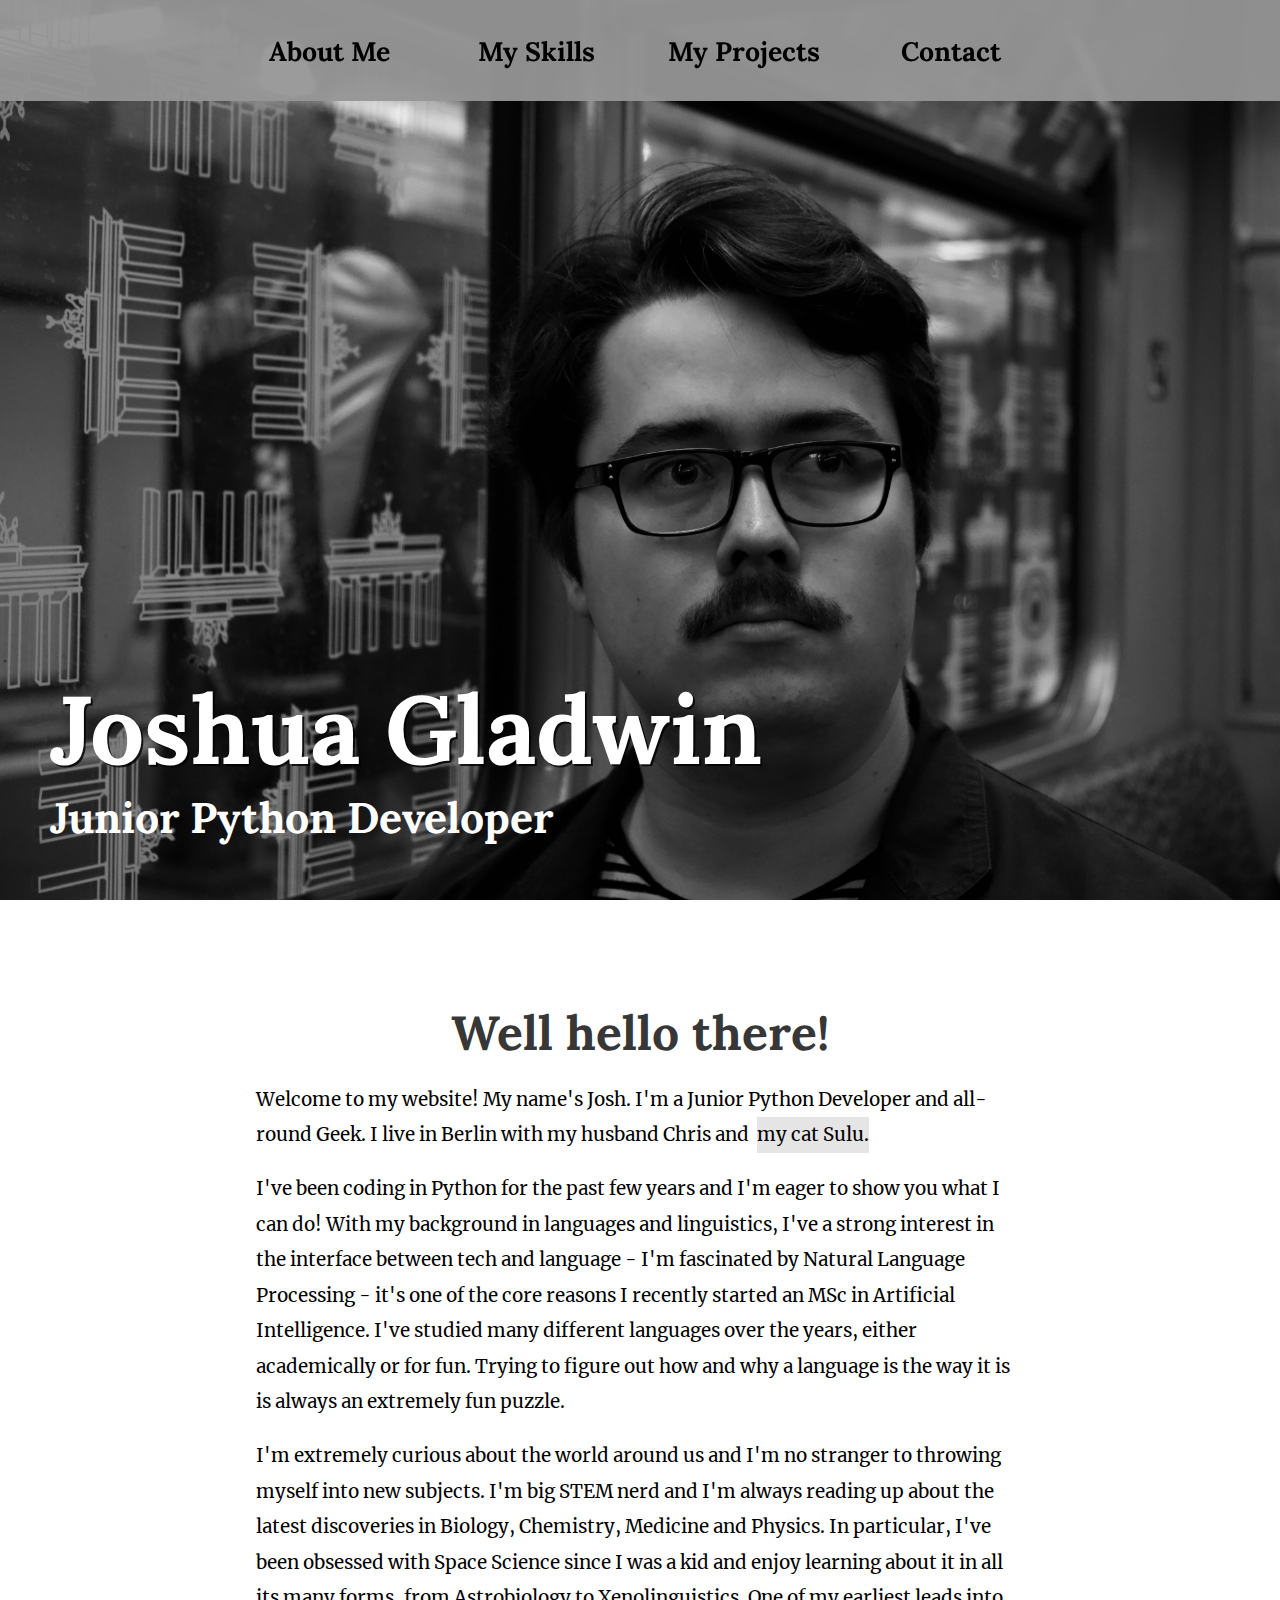
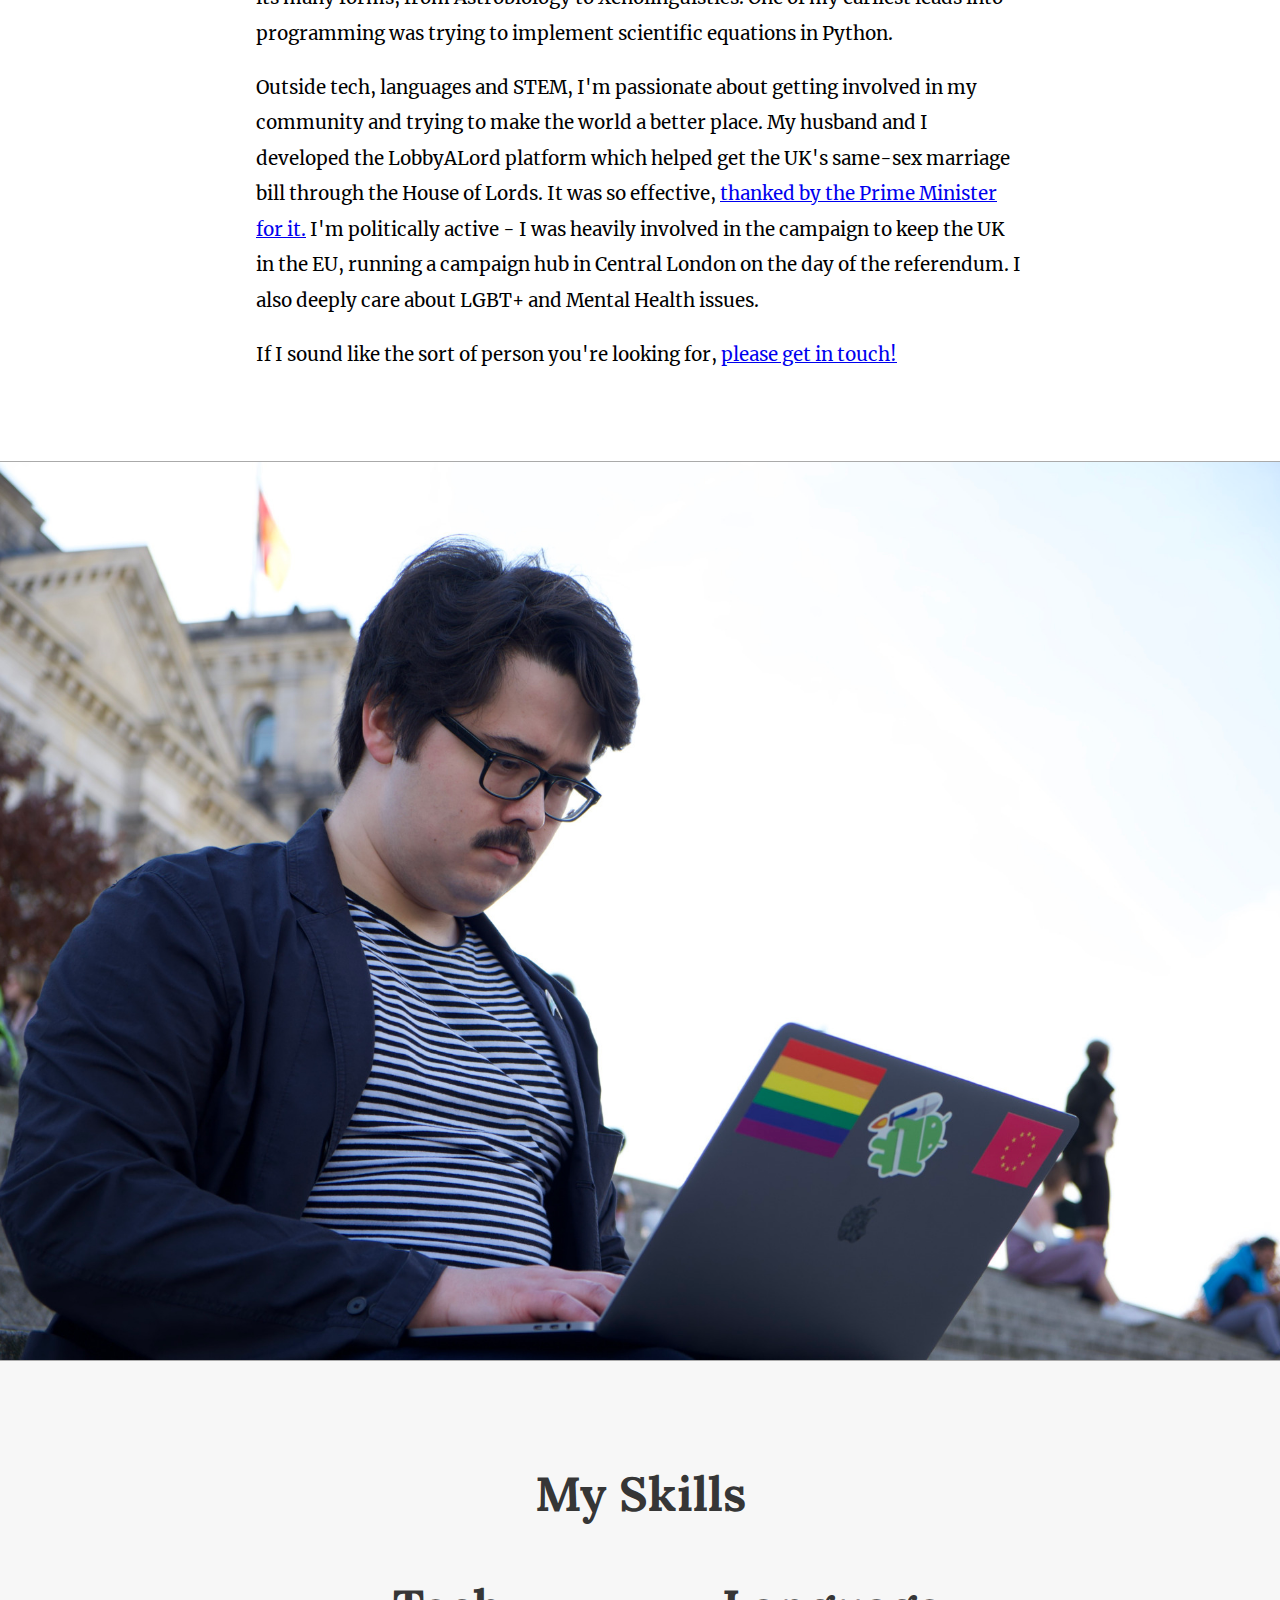
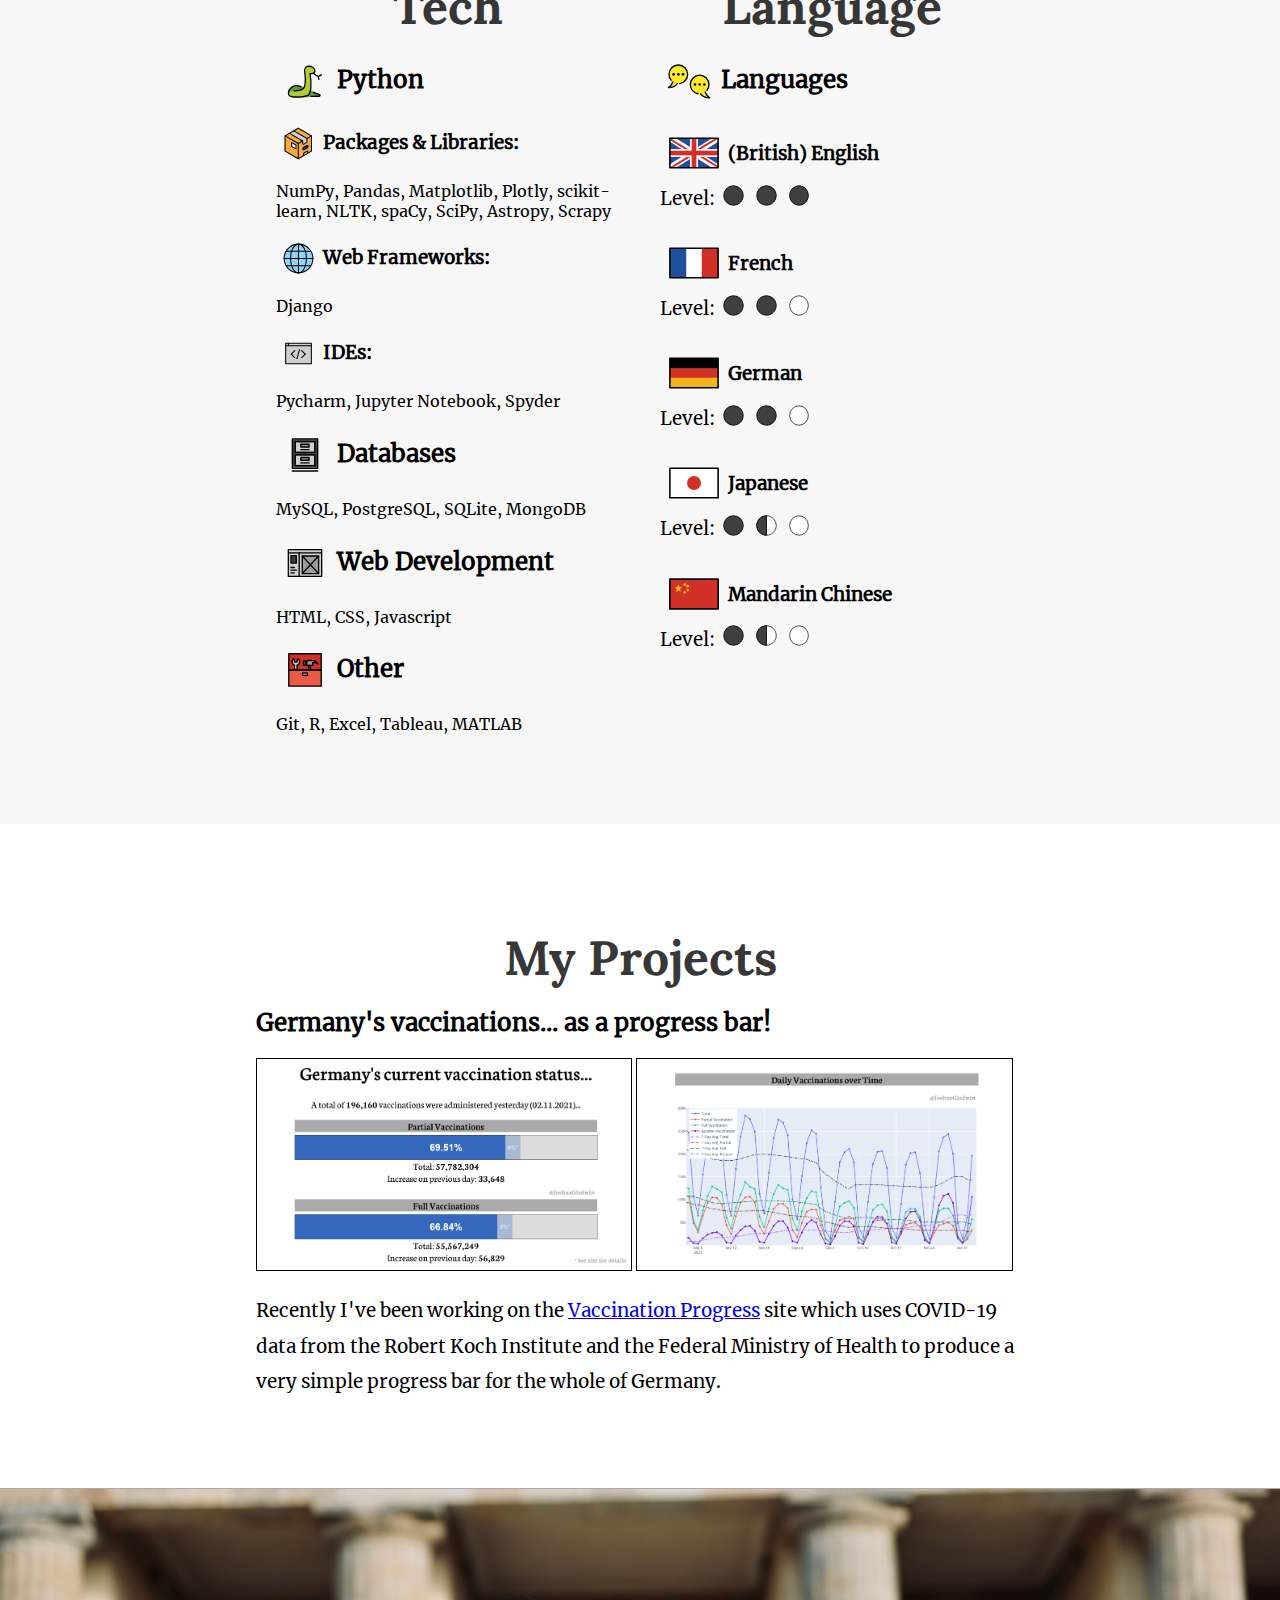
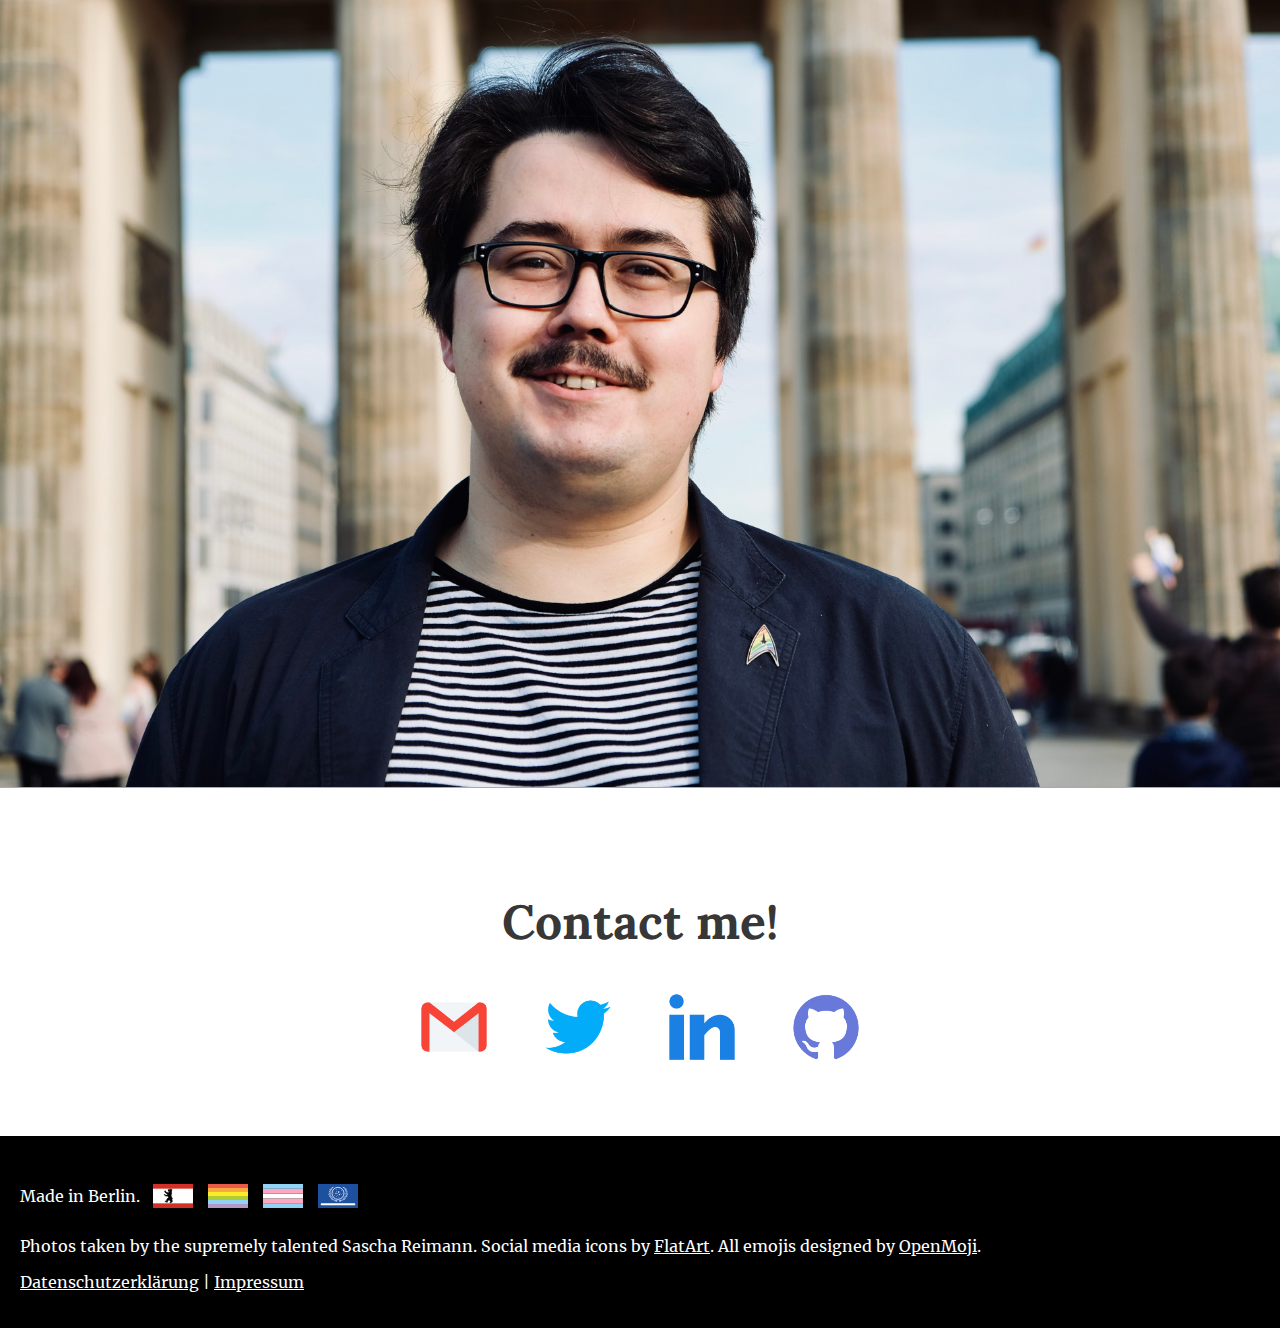
<file: index.html>
<!DOCTYPE html>
<html lang="en">
<head>
<meta charset="utf-8"/>
  <title>Joshua Gladwin</title>
  <meta name="viewport" content="width=device-width, initial-scale=1.0">
  <link rel="stylesheet" type="text/css" href="styles.css?id=2"/>
  <link rel="stylesheet" type="text/css" href="openmoji-awesome.css?id=2"/>
  <script src="jQuery/jquery.min.js"></script>

  <script>
  jQuery(document).ready(function() {
    jQuery('#aboutMeLink').on('click', function() {
      jQuery('html, body').animate({
        scrollTop: jQuery("#aboutMe").offset().top
      }, 500);
    });

    jQuery('#mySkillsLink').on('click', function() {
      jQuery('html, body').animate({
        scrollTop: jQuery("#mySkills").offset().top
      }, 500);
    });

    jQuery('.socialLink').on('click', function() {
      jQuery('html, body').animate({
        scrollTop: jQuery("#contactMe").offset().top
      }, 500);
    });

    jQuery('#myProjectsLink').on('click', function() {
      jQuery('html, body').animate({
        scrollTop: jQuery("#myProjects").offset().top
      }, 500);
    });
  });
  </script>
</head>

<body>
<div class="navbar">
  <ul>
    <li id="aboutMeLink">About Me</li>
    <li id="mySkillsLink">My Skills</li>
    <li id="myProjectsLink">My Projects</li>
    <li class="socialLink">Contact</li>
  </ul>
</div>

<div class="homeContent">
  <div class="heading">
    <h1>Joshua Gladwin</h1>
    <h2>Junior Python Developer</h2>
  </div>
</div>

<div id="aboutMe">
  <h1>Well hello there!</h1>
  <p>Welcome to my website! My name's Josh. I'm a Junior Python Developer and all-round Geek.
    I live in Berlin with my husband Chris and &nbsp
    <span class="tooltip tooltip-effect-1">
      <span class="tooltip-item">my cat Sulu.</span>
      <span class="tooltip-content clearfix">
          <img src="images/photos/sulu.jpg" alt="Photo of my cat, Sulu, sat upright like a person, lounging back on the sofa, like a Roman Emperor.">
      </span>
  </span>
  </p>
  <p>I've been coding in Python for the past few years and I'm eager to show you what I can do! With my background in languages and linguistics,
    I've a strong interest in the interface between tech and language - I'm fascinated by Natural Language Processing - it's one of the core reasons
    I recently started an MSc in Artificial Intelligence. I've studied many different languages over the years, either academically or for fun.
    Trying to figure out how and why a language is the way it is is always an extremely fun puzzle.</p>

  <p>I'm extremely curious about the world around us and I'm no stranger to throwing myself into new subjects.
    I'm big STEM nerd and I'm always reading up about the latest discoveries in Biology, Chemistry, Medicine and Physics.
    In particular, I've been obsessed with Space Science since I was a kid and enjoy learning about it in all its many forms,
    from Astrobiology to Xenolinguistics. One of my earliest leads into programming was trying to implement scientific equations in Python.</p>

  <p>Outside tech, languages and STEM, I'm passionate about getting involved in my community and trying to make the world a better place.
    My husband and I developed the LobbyALord platform which helped get the UK's same-sex marriage bill through the House of Lords.
    It was so effective, <a href="https://www.pinknews.co.uk/2013/08/05/developers-of-out4marriages-lobby-a-lord-website-announce-their-engagement/">thanked by the Prime Minister for it.</a>
    I'm politically active - I was heavily involved in the campaign to keep the UK in the EU, running a campaign hub in Central London on the day of the referendum.
    I also deeply care about LGBT+ and Mental Health issues.</p>

  <p>If I sound like the sort of person you're looking for, <a class="socialLink" href="#contactMe">please get in touch!</a></p>

</div>

<div class="meBundestag">
</div>

<div id="mySkills">
  <h1>My Skills</h1>
  <div class="row">
    <div class="column">
      <h1>Tech</h1>
        <h2><i class="oma oma-snake oma-2x"></i> Python</h2>
          <h3><i class="oma oma-package oma-2x"></i> Packages & Libraries:</h3>
          NumPy, Pandas, Matplotlib, Plotly, scikit-learn, NLTK, spaCy, SciPy, Astropy, Scrapy
          <h3><i class="oma oma-globe-with-meridians oma-2x"></i> Web Frameworks:</h3>
          Django
          <h3><i class="oma oma-code-editor oma-2x"></i> IDEs:</h3>
          Pycharm, Jupyter Notebook, Spyder
        <h2><i class="oma oma-file-cabinet oma-2x"></i> Databases</h2>
          MySQL, PostgreSQL, SQLite, MongoDB
        <h2><i class="oma oma-wireframes oma-2x"></i> Web Development</h2>
          HTML, CSS, Javascript
        <h2><i class="oma oma-toolbox oma-2x"></i> Other</h2>
          Git, R, Excel, Tableau, MATLAB
    </div>
    <div class="column">
      <h1>Language</h1>
        <h2><i class="oma oma-interview oma-2x"></i> Languages</h2>
        <div>
          <p><i class="oma oma-flag-united-kingdom oma-3x"></i><strong> (British) English</strong><br>
          Level: <i class="oma oma-black-circle oma-lg"></i>
          <i class="oma oma-black-circle oma-lg"></i>
          <i class="oma oma-black-circle oma-lg"></i></p>
        </div>
        <div>
          <p><i class="oma oma-flag-france oma-3x"></i><strong> French</strong><br>
          Level: <i class="oma oma-black-circle oma-lg"></i>
          <i class="oma oma-black-circle oma-lg"></i>
          <i class="oma oma-white-circle oma-lg"></i></p>
        </div>
        <div>
          <p><i class="oma oma-flag-germany oma-3x"></i><strong> German</strong><br>
          Level: <i class="oma oma-black-circle oma-lg"></i>
          <i class="oma oma-black-circle oma-lg"></i>
          <i class="oma oma-white-circle oma-lg"></i></p>
        </div>
        <div>
          <p><i class="oma oma-flag-japan oma-3x"></i><strong> Japanese</strong><br>
          Level: <i class="oma oma-black-circle oma-lg"></i>
          <i class="oma oma-circle-with-left-half-black oma-lg"></i>
          <i class="oma oma-white-circle oma-lg"></i></p>
        </div>
        <div>
          <p><i id="cf" class="oma oma-flag-china oma-3x"></i>
          <i class="oma oma-flag-taiwan oma-3x"></i><strong> Mandarin Chinese</strong><br>
          Level: <i class="oma oma-black-circle oma-lg"></i>
          <i class="oma oma-circle-with-left-half-black oma-lg"></i>
          <i class="oma oma-white-circle oma-lg"></i></p>
        </div>
    </div>
  </div>
</div>

<div id="myProjects">
  <h1>My Projects</h1>
  <h2>Germany's vaccinations... as a progress bar!</h2>
  <div style="margin-left: auto; margin-right: auto;">
    <a href="https://vaccinationprogress.joshuagladwin.de/">
    <img src="images/Progress%20Bar.png" style="width: 49%; border: 1px solid black; display: inline;" alt="Two blue progress bars, showing the percentages of people partially and fully vaccinated in Germany."/></a>
    <a href="https://vaccinationprogress.joshuagladwin.de/">
    <img src="images/Line%20Graph.png" style="width: 49%; border: 1px solid black; display: inline;" alt="A line graph showing how the number of vaccinations in Germany has evolved over time."/></a>
  </div>
  <p>Recently I've been working on the <a href="https://vaccinationprogress.joshuagladwin.de/">Vaccination Progress</a> site which uses COVID-19 data from the Robert Koch Institute and the Federal Ministry of Health to produce a very simple progress bar for the whole of Germany.</p>
</div>

<div class="meBrandenburgGate">
</div>

<div id="contactMe">
  <h1>Contact me!</h1>
  <a href="gmail"
   rel="nofollow"
   onclick="this.href='mailto:' + 'joshuajgladwin' + '@' + 'gmail.com'"><img src="images/icons/gmail.png" alt="The Gmail logo"></a>
  <a href="twitter"
   rel="nofollow"
   onclick="this.href='https://www.twitter.com/' + 'joshuagladwin'"><img src="images/icons/twitter.png" alt="The Twitter logo"></a>
  <a href="linkedIn"
   rel="nofollow"
   onclick="this.href='https://www.linkedin.com/in/' + 'joshuagladwin'"><img src="images/icons/linkedin.png" alt="The LinkedIn logo"></a>
  <a href="gitHub"
   rel="nofollow"
   onclick="this.href='https://github.com/' + 'joshuagladwin'"><img src="images/icons/github.png" alt="The GitHub logo"></a>
</div>

<div style="clear: both"></div>

<div id="footer">
  <p>Made in Berlin. <i class="oma oma-berlin-flag oma-3x"></i><i class="oma oma-rainbow-flag oma-3x"></i><i class="oma oma-trans-flag oma-3x"></i><i class="oma oma-federation-flag oma-3x"></i></p>
  <p>Photos taken by the supremely talented Sascha Reimann.
  Social media icons by <a href="https://www.iconfinder.com/Flatart">FlatArt</a>. All emojis designed by <a href="https://openmoji.org/">OpenMoji</a>.</p>
  <p><a href="datenschutzerklaerung.html">Datenschutzerkl&#228;rung</a> | <a href="impressum.html">Impressum</a></p>
</div>

</body>
</html>
</file>
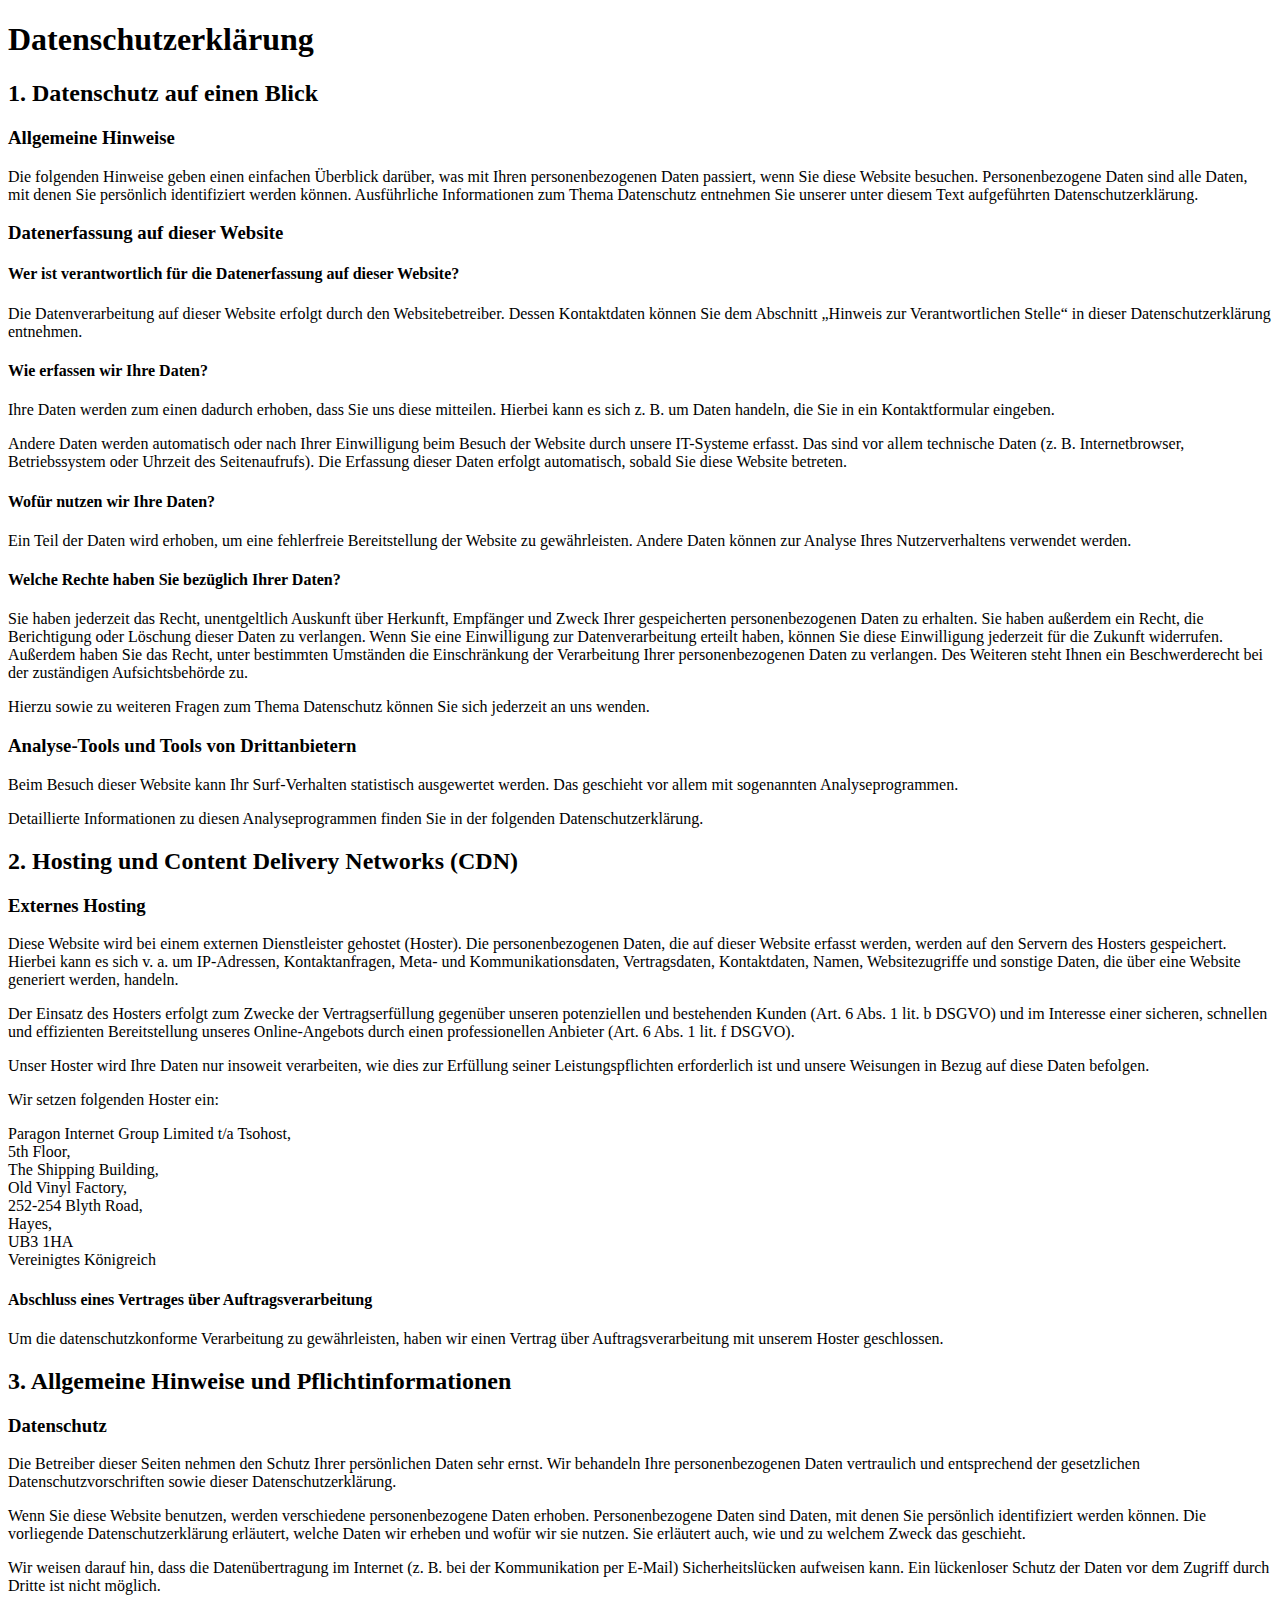
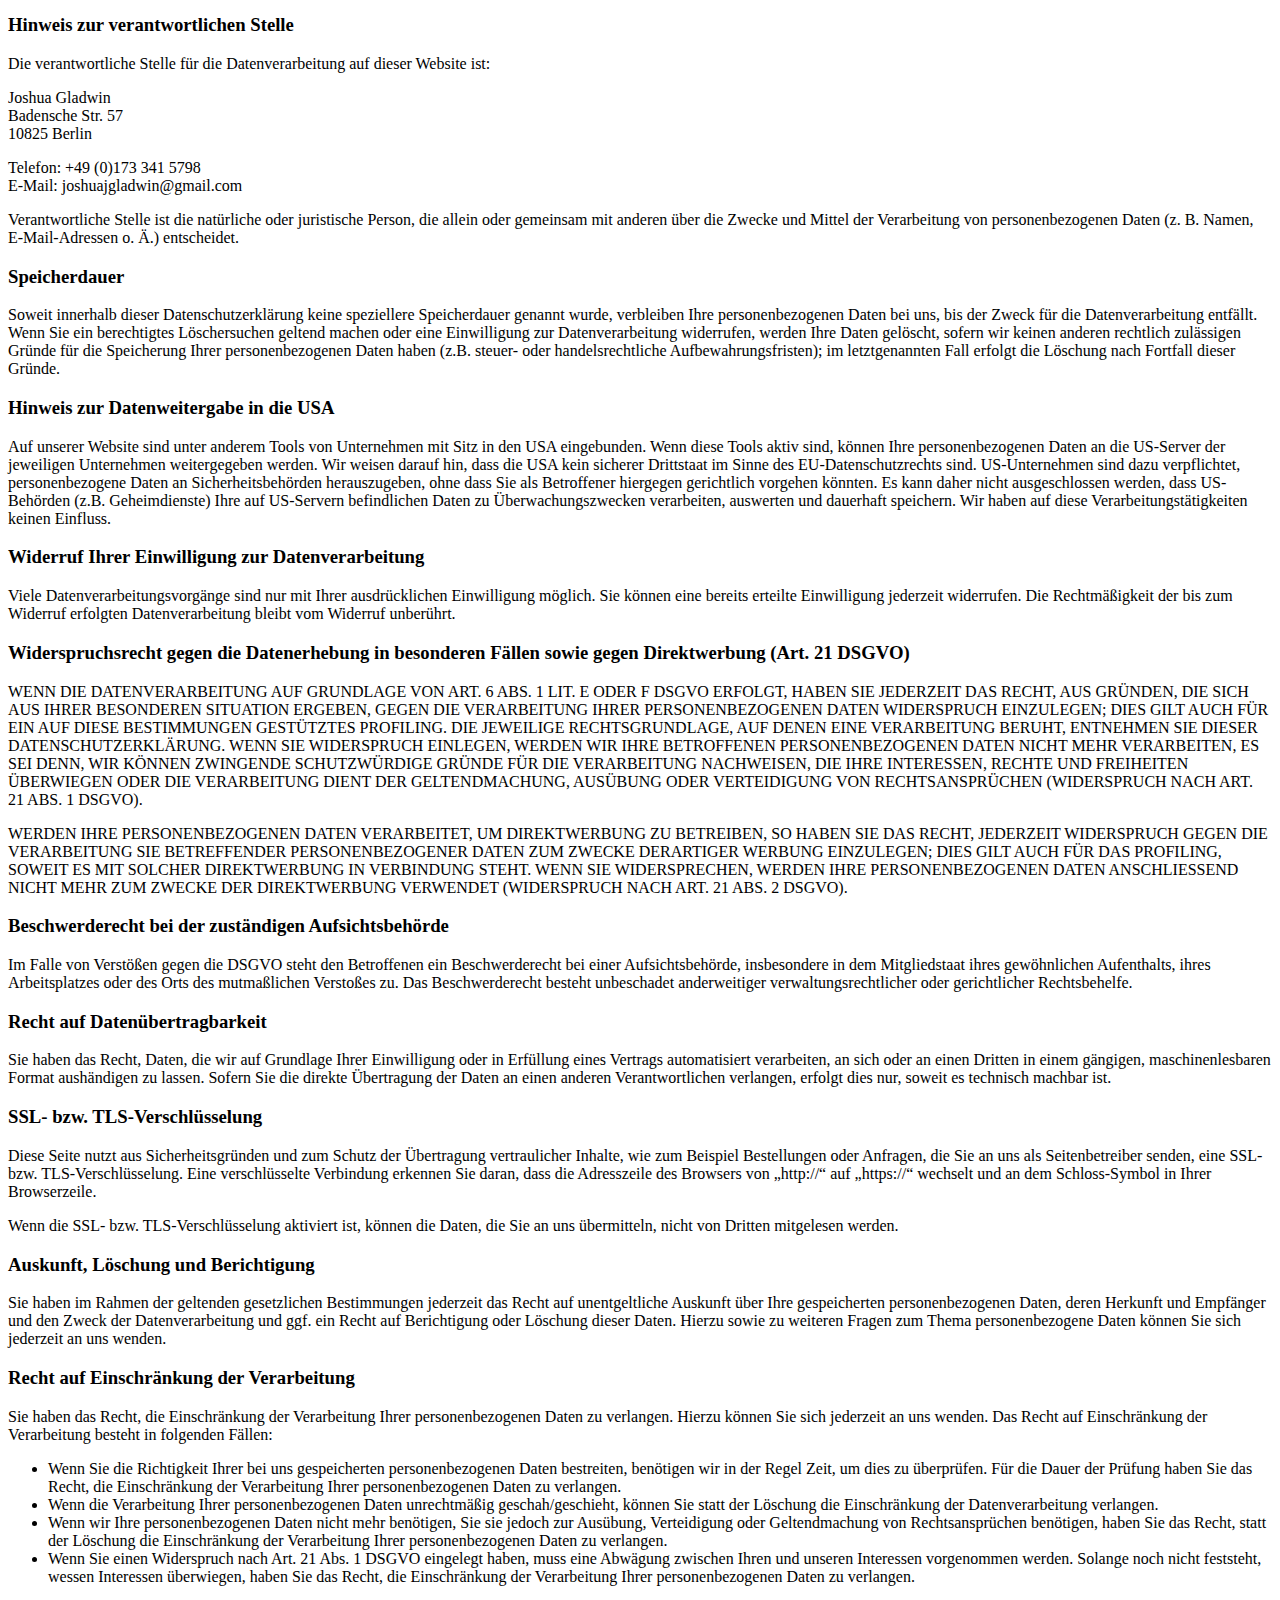
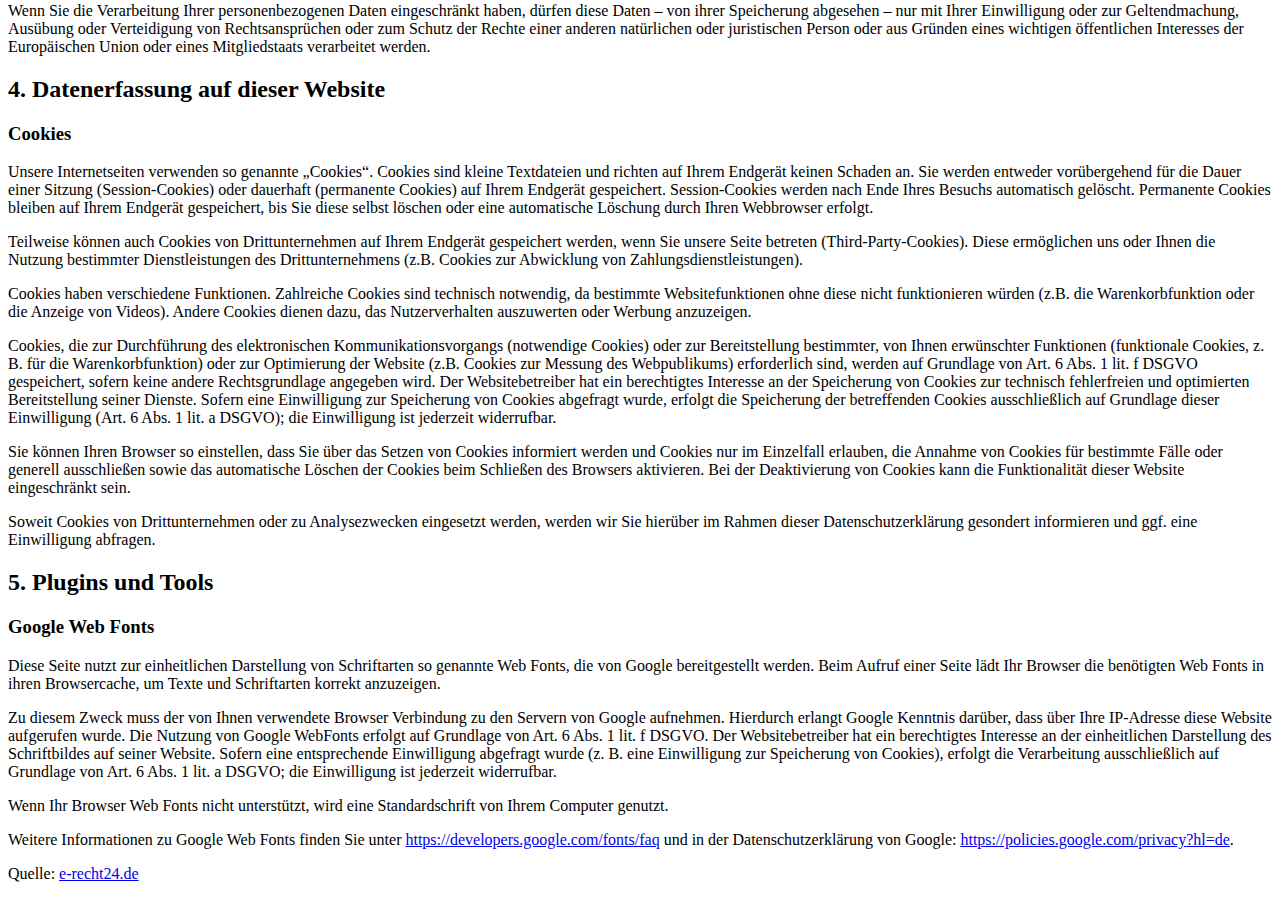
<file: datenschutzerklaerung.html>
<!DOCTYPE html>
<html>
<body>

<h1>Datenschutz&shy;erkl&auml;rung</h1>

<h2>1. Datenschutz auf einen Blick</h2>

<h3>Allgemeine Hinweise</h3>
<p>Die folgenden Hinweise geben einen einfachen &Uuml;berblick dar&uuml;ber, was mit Ihren personenbezogenen Daten passiert, wenn Sie diese Website besuchen. Personenbezogene Daten sind alle Daten, mit denen Sie pers&ouml;nlich identifiziert werden k&ouml;nnen. Ausf&uuml;hrliche Informationen zum Thema Datenschutz entnehmen Sie unserer unter diesem Text aufgef&uuml;hrten Datenschutzerkl&auml;rung.</p>

<h3>Datenerfassung auf dieser Website</h3>

<h4>Wer ist verantwortlich f&uuml;r die Datenerfassung auf dieser Website?</h4>
<p>Die Datenverarbeitung auf dieser Website erfolgt durch den Websitebetreiber. Dessen Kontaktdaten k&ouml;nnen Sie dem Abschnitt &bdquo;Hinweis zur Verantwortlichen Stelle&ldquo; in dieser Datenschutzerkl&auml;rung entnehmen.</p> <h4>Wie erfassen wir Ihre Daten?</h4> <p>Ihre Daten werden zum einen dadurch erhoben, dass Sie uns diese mitteilen. Hierbei kann es sich z.&nbsp;B. um Daten handeln, die Sie in ein Kontaktformular eingeben.</p> <p>Andere Daten werden automatisch oder nach Ihrer Einwilligung beim Besuch der Website durch unsere IT-Systeme erfasst. Das sind vor allem technische Daten (z.&nbsp;B. Internetbrowser, Betriebssystem oder Uhrzeit des Seitenaufrufs). Die Erfassung dieser Daten erfolgt automatisch, sobald Sie diese Website betreten.</p> <h4>Wof&uuml;r nutzen wir Ihre Daten?</h4> <p>Ein Teil der Daten wird erhoben, um eine fehlerfreie Bereitstellung der Website zu gew&auml;hrleisten. Andere Daten k&ouml;nnen zur Analyse Ihres Nutzerverhaltens verwendet werden.</p> <h4>Welche Rechte haben Sie bez&uuml;glich Ihrer Daten?</h4> <p>Sie haben jederzeit das Recht, unentgeltlich Auskunft &uuml;ber Herkunft, Empf&auml;nger und Zweck Ihrer gespeicherten personenbezogenen Daten zu erhalten. Sie haben au&szlig;erdem ein Recht, die Berichtigung oder L&ouml;schung dieser Daten zu verlangen. Wenn Sie eine Einwilligung zur Datenverarbeitung erteilt haben, k&ouml;nnen Sie diese Einwilligung jederzeit f&uuml;r die Zukunft widerrufen. Au&szlig;erdem haben Sie das Recht, unter bestimmten Umst&auml;nden die Einschr&auml;nkung der Verarbeitung Ihrer personenbezogenen Daten zu verlangen. Des Weiteren steht Ihnen ein Beschwerderecht bei der zust&auml;ndigen Aufsichtsbeh&ouml;rde zu.</p> <p>Hierzu sowie zu weiteren Fragen zum Thema Datenschutz k&ouml;nnen Sie sich jederzeit an uns wenden.</p>

<h3>Analyse-Tools und Tools von Dritt&shy;anbietern</h3>
<p>Beim Besuch dieser Website kann Ihr Surf-Verhalten statistisch ausgewertet werden. Das geschieht vor allem mit sogenannten Analyseprogrammen.</p> <p>Detaillierte Informationen zu diesen Analyseprogrammen finden Sie in der folgenden Datenschutzerkl&auml;rung.</p>

<h2>2. Hosting und Content Delivery Networks (CDN)</h2>

<h3>Externes Hosting</h3> <p>Diese Website wird bei einem externen Dienstleister gehostet (Hoster). Die personenbezogenen Daten, die auf dieser Website erfasst werden, werden auf den Servern des Hosters gespeichert. Hierbei kann es sich v. a. um IP-Adressen, Kontaktanfragen, Meta- und Kommunikationsdaten, Vertragsdaten, Kontaktdaten, Namen, Websitezugriffe und sonstige Daten, die &uuml;ber eine Website generiert werden, handeln.</p> <p>Der Einsatz des Hosters erfolgt zum Zwecke der Vertragserf&uuml;llung gegen&uuml;ber unseren potenziellen und bestehenden Kunden (Art. 6 Abs. 1 lit. b DSGVO) und im Interesse einer sicheren, schnellen und effizienten Bereitstellung unseres Online-Angebots durch einen professionellen Anbieter (Art. 6 Abs. 1 lit. f DSGVO).</p> <p>Unser Hoster wird Ihre Daten nur insoweit verarbeiten, wie dies zur Erf&uuml;llung seiner Leistungspflichten erforderlich ist und unsere Weisungen in Bezug auf diese Daten befolgen.</p> <p>Wir setzen folgenden Hoster ein:</p>
<p>Paragon Internet Group Limited t/a Tsohost,<br>
5th Floor,<br>
The Shipping Building,<br>
Old Vinyl Factory,<br>
252-254 Blyth Road,<br>
Hayes,<br>
UB3 1HA<br>
Vereinigtes K&ouml;nigreich</p>

<h4>Abschluss eines Vertrages &uuml;ber Auftragsverarbeitung</h4> <p>Um die datenschutzkonforme Verarbeitung zu gew&auml;hrleisten, haben wir einen Vertrag &uuml;ber Auftragsverarbeitung mit unserem Hoster geschlossen.</p>

<h2>3. Allgemeine Hinweise und Pflicht&shy;informationen</h2>

<h3>Datenschutz</h3> <p>Die Betreiber dieser Seiten nehmen den Schutz Ihrer pers&ouml;nlichen Daten sehr ernst. Wir behandeln Ihre personenbezogenen Daten vertraulich und entsprechend der gesetzlichen Datenschutzvorschriften sowie dieser Datenschutzerkl&auml;rung.</p> <p>Wenn Sie diese Website benutzen, werden verschiedene personenbezogene Daten erhoben. Personenbezogene Daten sind Daten, mit denen Sie pers&ouml;nlich identifiziert werden k&ouml;nnen. Die vorliegende Datenschutzerkl&auml;rung erl&auml;utert, welche Daten wir erheben und wof&uuml;r wir sie nutzen. Sie erl&auml;utert auch, wie und zu welchem Zweck das geschieht.</p> <p>Wir weisen darauf hin, dass die Daten&uuml;bertragung im Internet (z.&nbsp;B. bei der Kommunikation per E-Mail) Sicherheitsl&uuml;cken aufweisen kann. Ein l&uuml;ckenloser Schutz der Daten vor dem Zugriff durch Dritte ist nicht m&ouml;glich.</p>

<h3>Hinweis zur verantwortlichen Stelle</h3>
<p>Die verantwortliche Stelle f&uuml;r die Datenverarbeitung auf dieser Website ist:</p>
<p>Joshua Gladwin<br>
Badensche Str. 57<br>
10825 Berlin</p>

<p>Telefon: +49 (0)173 341 5798<br>
E-Mail: joshuajgladwin@gmail.com</p>
 <p>Verantwortliche Stelle ist die nat&uuml;rliche oder juristische Person, die allein oder gemeinsam mit anderen &uuml;ber die Zwecke und Mittel der Verarbeitung von personenbezogenen Daten (z.&nbsp;B. Namen, E-Mail-Adressen o. &Auml;.) entscheidet.</p>

<h3>Speicherdauer</h3>
<p>Soweit innerhalb dieser Datenschutzerkl&auml;rung keine speziellere Speicherdauer genannt wurde, verbleiben Ihre personenbezogenen Daten bei uns, bis der Zweck f&uuml;r die Datenverarbeitung entf&auml;llt. Wenn Sie ein berechtigtes L&ouml;schersuchen geltend machen oder eine Einwilligung zur Datenverarbeitung widerrufen, werden Ihre Daten gel&ouml;scht, sofern wir keinen anderen rechtlich zul&auml;ssigen&nbsp; Gr&uuml;nde f&uuml;r die Speicherung Ihrer personenbezogenen Daten haben (z.B. steuer- oder handelsrechtliche Aufbewahrungsfristen); im letztgenannten Fall erfolgt die L&ouml;schung nach Fortfall dieser Gr&uuml;nde.</p>

<h3>Hinweis zur Datenweitergabe in die USA</h3>
<p>Auf unserer Website sind unter anderem Tools von Unternehmen mit Sitz in den USA eingebunden. Wenn diese Tools aktiv sind, k&ouml;nnen Ihre personenbezogenen Daten an die US-Server der jeweiligen Unternehmen weitergegeben werden. Wir weisen darauf hin, dass die USA kein sicherer Drittstaat im Sinne des EU-Datenschutzrechts sind. US-Unternehmen sind dazu verpflichtet, personenbezogene Daten an Sicherheitsbeh&ouml;rden herauszugeben, ohne dass Sie als Betroffener hiergegen gerichtlich vorgehen k&ouml;nnten. Es kann daher nicht ausgeschlossen werden, dass US-Beh&ouml;rden (z.B. Geheimdienste) Ihre auf US-Servern befindlichen Daten zu &Uuml;berwachungszwecken verarbeiten, auswerten und dauerhaft speichern. Wir haben auf diese Verarbeitungst&auml;tigkeiten keinen Einfluss.</p><h3>Widerruf Ihrer Einwilligung zur Datenverarbeitung</h3> <p>Viele Datenverarbeitungsvorg&auml;nge sind nur mit Ihrer ausdr&uuml;cklichen Einwilligung m&ouml;glich. Sie k&ouml;nnen eine bereits erteilte Einwilligung jederzeit widerrufen. Die Rechtm&auml;&szlig;igkeit der bis zum Widerruf erfolgten Datenverarbeitung bleibt vom Widerruf unber&uuml;hrt.</p>

<h3>Widerspruchsrecht gegen die Datenerhebung in besonderen F&auml;llen sowie gegen Direktwerbung (Art. 21 DSGVO)</h3>
<p>WENN DIE DATENVERARBEITUNG AUF GRUNDLAGE VON ART. 6 ABS. 1 LIT. E ODER F DSGVO ERFOLGT, HABEN SIE JEDERZEIT DAS RECHT, AUS GR&Uuml;NDEN, DIE SICH AUS IHRER BESONDEREN SITUATION ERGEBEN, GEGEN DIE VERARBEITUNG IHRER PERSONENBEZOGENEN DATEN WIDERSPRUCH EINZULEGEN; DIES GILT AUCH F&Uuml;R EIN AUF DIESE BESTIMMUNGEN GEST&Uuml;TZTES PROFILING. DIE JEWEILIGE RECHTSGRUNDLAGE, AUF DENEN EINE VERARBEITUNG BERUHT, ENTNEHMEN SIE DIESER DATENSCHUTZERKL&Auml;RUNG. WENN SIE WIDERSPRUCH EINLEGEN, WERDEN WIR IHRE BETROFFENEN PERSONENBEZOGENEN DATEN NICHT MEHR VERARBEITEN, ES SEI DENN, WIR K&Ouml;NNEN ZWINGENDE SCHUTZW&Uuml;RDIGE GR&Uuml;NDE F&Uuml;R DIE VERARBEITUNG NACHWEISEN, DIE IHRE INTERESSEN, RECHTE UND FREIHEITEN &Uuml;BERWIEGEN ODER DIE VERARBEITUNG DIENT DER GELTENDMACHUNG, AUS&Uuml;BUNG ODER VERTEIDIGUNG VON RECHTSANSPR&Uuml;CHEN (WIDERSPRUCH NACH ART. 21 ABS. 1 DSGVO).</p> <p>WERDEN IHRE PERSONENBEZOGENEN DATEN VERARBEITET, UM DIREKTWERBUNG ZU BETREIBEN, SO HABEN SIE DAS RECHT, JEDERZEIT WIDERSPRUCH GEGEN DIE VERARBEITUNG SIE BETREFFENDER PERSONENBEZOGENER DATEN ZUM ZWECKE DERARTIGER WERBUNG EINZULEGEN; DIES GILT AUCH F&Uuml;R DAS PROFILING, SOWEIT ES MIT SOLCHER DIREKTWERBUNG IN VERBINDUNG STEHT. WENN SIE WIDERSPRECHEN, WERDEN IHRE PERSONENBEZOGENEN DATEN ANSCHLIESSEND NICHT MEHR ZUM ZWECKE DER DIREKTWERBUNG VERWENDET (WIDERSPRUCH NACH ART. 21 ABS. 2 DSGVO).</p>
<h3>Beschwerde&shy;recht bei der zust&auml;ndigen Aufsichts&shy;beh&ouml;rde</h3>
<p>Im Falle von Verst&ouml;&szlig;en gegen die DSGVO steht den Betroffenen ein Beschwerderecht bei einer Aufsichtsbeh&ouml;rde, insbesondere in dem Mitgliedstaat ihres gew&ouml;hnlichen Aufenthalts, ihres Arbeitsplatzes oder des Orts des mutma&szlig;lichen Versto&szlig;es zu. Das Beschwerderecht besteht unbeschadet anderweitiger verwaltungsrechtlicher oder gerichtlicher Rechtsbehelfe.</p>

<h3>Recht auf Daten&shy;&uuml;bertrag&shy;barkeit</h3>
<p>Sie haben das Recht, Daten, die wir auf Grundlage Ihrer Einwilligung oder in Erf&uuml;llung eines Vertrags automatisiert verarbeiten, an sich oder an einen Dritten in einem g&auml;ngigen, maschinenlesbaren Format aush&auml;ndigen zu lassen. Sofern Sie die direkte &Uuml;bertragung der Daten an einen anderen Verantwortlichen verlangen, erfolgt dies nur, soweit es technisch machbar ist.</p>

<h3>SSL- bzw. TLS-Verschl&uuml;sselung</h3>
<p>Diese Seite nutzt aus Sicherheitsgr&uuml;nden und zum Schutz der &Uuml;bertragung vertraulicher Inhalte, wie zum Beispiel Bestellungen oder Anfragen, die Sie an uns als Seitenbetreiber senden, eine SSL- bzw. TLS-Verschl&uuml;sselung. Eine verschl&uuml;sselte Verbindung erkennen Sie daran, dass die Adresszeile des Browsers von &bdquo;http://&ldquo; auf &bdquo;https://&ldquo; wechselt und an dem Schloss-Symbol in Ihrer Browserzeile.</p> <p>Wenn die SSL- bzw. TLS-Verschl&uuml;sselung aktiviert ist, k&ouml;nnen die Daten, die Sie an uns &uuml;bermitteln, nicht von Dritten mitgelesen werden.</p>

<h3>Auskunft, L&ouml;schung und Berichtigung</h3>
<p>Sie haben im Rahmen der geltenden gesetzlichen Bestimmungen jederzeit das Recht auf unentgeltliche Auskunft &uuml;ber Ihre gespeicherten personenbezogenen Daten, deren Herkunft und Empf&auml;nger und den Zweck der Datenverarbeitung und ggf. ein Recht auf Berichtigung oder L&ouml;schung dieser Daten. Hierzu sowie zu weiteren Fragen zum Thema personenbezogene Daten k&ouml;nnen Sie sich jederzeit an uns wenden.</p>

<h3>Recht auf Einschr&auml;nkung der Verarbeitung</h3>
<p>Sie haben das Recht, die Einschr&auml;nkung der Verarbeitung Ihrer personenbezogenen Daten zu verlangen. Hierzu k&ouml;nnen Sie sich jederzeit an uns wenden. Das Recht auf Einschr&auml;nkung der Verarbeitung besteht in folgenden F&auml;llen:</p> <ul> <li>Wenn Sie die Richtigkeit Ihrer bei uns gespeicherten personenbezogenen Daten bestreiten, ben&ouml;tigen wir in der Regel Zeit, um dies zu &uuml;berpr&uuml;fen. F&uuml;r die Dauer der Pr&uuml;fung haben Sie das Recht, die Einschr&auml;nkung der Verarbeitung Ihrer personenbezogenen Daten zu verlangen.</li> <li>Wenn die Verarbeitung Ihrer personenbezogenen Daten unrechtm&auml;&szlig;ig geschah/geschieht, k&ouml;nnen Sie statt der L&ouml;schung die Einschr&auml;nkung der Datenverarbeitung verlangen.</li> <li>Wenn wir Ihre personenbezogenen Daten nicht mehr ben&ouml;tigen, Sie sie jedoch zur Aus&uuml;bung, Verteidigung oder Geltendmachung von Rechtsanspr&uuml;chen ben&ouml;tigen, haben Sie das Recht, statt der L&ouml;schung die Einschr&auml;nkung der Verarbeitung Ihrer personenbezogenen Daten zu verlangen.</li> <li>Wenn Sie einen Widerspruch nach Art. 21 Abs. 1 DSGVO eingelegt haben, muss eine Abw&auml;gung zwischen Ihren und unseren Interessen vorgenommen werden. Solange noch nicht feststeht, wessen Interessen &uuml;berwiegen, haben Sie das Recht, die Einschr&auml;nkung der Verarbeitung Ihrer personenbezogenen Daten zu verlangen.</li> </ul> <p>Wenn Sie die Verarbeitung Ihrer personenbezogenen Daten eingeschr&auml;nkt haben, d&uuml;rfen diese Daten &ndash; von ihrer Speicherung abgesehen &ndash; nur mit Ihrer Einwilligung oder zur Geltendmachung, Aus&uuml;bung oder Verteidigung von Rechtsanspr&uuml;chen oder zum Schutz der Rechte einer anderen nat&uuml;rlichen oder juristischen Person oder aus Gr&uuml;nden eines wichtigen &ouml;ffentlichen Interesses der Europ&auml;ischen Union oder eines Mitgliedstaats verarbeitet werden.</p>

<h2>4. Datenerfassung auf dieser Website</h2>

<h3>Cookies</h3>
<p>Unsere Internetseiten verwenden so genannte &bdquo;Cookies&ldquo;. Cookies sind kleine Textdateien und richten auf Ihrem Endger&auml;t keinen Schaden an. Sie werden entweder vor&uuml;bergehend f&uuml;r die Dauer einer Sitzung (Session-Cookies) oder dauerhaft (permanente Cookies) auf Ihrem Endger&auml;t gespeichert. Session-Cookies werden nach Ende Ihres Besuchs automatisch gel&ouml;scht. Permanente Cookies bleiben auf Ihrem Endger&auml;t gespeichert, bis Sie diese selbst l&ouml;schen&nbsp;oder eine automatische L&ouml;schung durch Ihren Webbrowser erfolgt.</p> <p>Teilweise k&ouml;nnen auch Cookies von Drittunternehmen auf Ihrem Endger&auml;t gespeichert werden, wenn Sie unsere Seite betreten (Third-Party-Cookies). Diese erm&ouml;glichen uns oder Ihnen die Nutzung bestimmter Dienstleistungen des Drittunternehmens (z.B. Cookies zur Abwicklung von Zahlungsdienstleistungen).</p> <p>Cookies haben verschiedene Funktionen. Zahlreiche Cookies sind technisch notwendig, da bestimmte Websitefunktionen ohne diese nicht funktionieren w&uuml;rden (z.B. die Warenkorbfunktion oder die Anzeige von Videos). Andere Cookies dienen dazu, das Nutzerverhalten auszuwerten&nbsp;oder Werbung anzuzeigen.</p> <p>Cookies, die zur Durchf&uuml;hrung des elektronischen Kommunikationsvorgangs (notwendige Cookies) oder zur Bereitstellung bestimmter, von Ihnen erw&uuml;nschter Funktionen (funktionale Cookies, z. B. f&uuml;r die Warenkorbfunktion) oder zur Optimierung der Website (z.B. Cookies zur Messung des Webpublikums) erforderlich sind, werden auf Grundlage von Art. 6 Abs. 1 lit. f DSGVO gespeichert, sofern keine andere Rechtsgrundlage angegeben wird. Der Websitebetreiber hat ein berechtigtes Interesse an der Speicherung von Cookies zur technisch fehlerfreien und optimierten Bereitstellung seiner Dienste. Sofern eine Einwilligung zur Speicherung von Cookies abgefragt wurde, erfolgt die Speicherung der betreffenden Cookies ausschlie&szlig;lich auf Grundlage dieser Einwilligung (Art. 6 Abs. 1 lit. a DSGVO); die Einwilligung ist jederzeit widerrufbar.</p> <p>Sie k&ouml;nnen Ihren Browser so einstellen, dass Sie &uuml;ber das Setzen von Cookies informiert werden und Cookies nur im Einzelfall erlauben, die Annahme von Cookies f&uuml;r bestimmte F&auml;lle oder generell ausschlie&szlig;en sowie das automatische L&ouml;schen der Cookies beim Schlie&szlig;en des Browsers aktivieren. Bei der Deaktivierung von Cookies kann die Funktionalit&auml;t dieser Website eingeschr&auml;nkt sein.</p> <p>Soweit Cookies von Drittunternehmen oder zu Analysezwecken eingesetzt werden, werden wir Sie hier&uuml;ber im Rahmen dieser Datenschutzerkl&auml;rung gesondert informieren und ggf. eine Einwilligung abfragen.</p>

<h2>5. Plugins und Tools</h2>
<h3>Google Web Fonts</h3>
<p>Diese Seite nutzt zur einheitlichen Darstellung von Schriftarten so genannte Web Fonts, die von Google bereitgestellt werden. Beim Aufruf einer Seite l&auml;dt Ihr Browser die ben&ouml;tigten Web Fonts in ihren Browsercache, um Texte und Schriftarten korrekt anzuzeigen.</p> <p>Zu diesem Zweck muss der von Ihnen verwendete Browser Verbindung zu den Servern von Google aufnehmen. Hierdurch erlangt Google Kenntnis dar&uuml;ber, dass &uuml;ber Ihre IP-Adresse diese Website aufgerufen wurde. Die Nutzung von Google WebFonts erfolgt auf Grundlage von Art. 6 Abs. 1 lit. f DSGVO. Der Websitebetreiber hat ein berechtigtes Interesse an der einheitlichen Darstellung des Schriftbildes auf seiner Website. Sofern eine entsprechende Einwilligung abgefragt wurde (z. B. eine Einwilligung zur Speicherung von Cookies), erfolgt die Verarbeitung ausschlie&szlig;lich auf Grundlage von Art. 6 Abs. 1 lit. a DSGVO; die Einwilligung ist jederzeit widerrufbar.</p> <p>Wenn Ihr Browser Web Fonts nicht unterst&uuml;tzt, wird eine Standardschrift von Ihrem Computer genutzt.</p> <p>Weitere Informationen zu Google Web Fonts finden Sie unter <a href="https://developers.google.com/fonts/faq" target="_blank" rel="noopener noreferrer">https://developers.google.com/fonts/faq</a> und in der Datenschutzerkl&auml;rung von Google: <a href="https://policies.google.com/privacy?hl=de" target="_blank" rel="noopener noreferrer">https://policies.google.com/privacy?hl=de</a>.</p>

<p>Quelle: <a href="https://www.e-recht24.de">e-recht24.de</a></p>
</body>
</html>
</file>
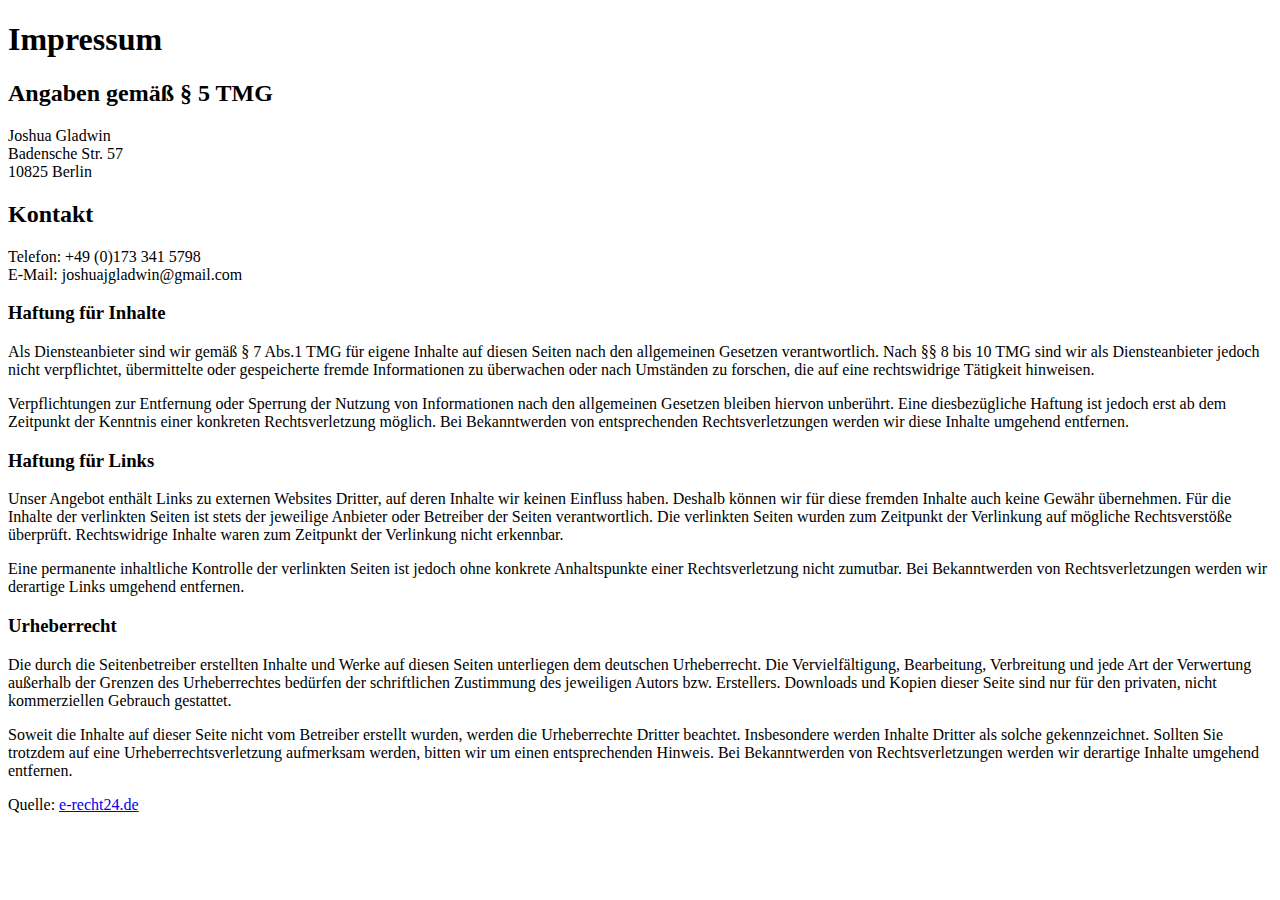
<file: impressum.html>
<!DOCTYPE html>
<html>
<body>
<h1>Impressum</h1>

<h2>Angaben gem&auml;&szlig; &sect; 5 TMG</h2>
<p>Joshua Gladwin<br />
Badensche Str. 57<br />
10825 Berlin</p>

<h2>Kontakt</h2>
<p>Telefon: +49 (0)173 341 5798<br>
E-Mail: joshuajgladwin@gmail.com</p>

<h3>Haftung f&uuml;r Inhalte</h3> <p>Als Diensteanbieter sind wir gem&auml;&szlig; &sect; 7 Abs.1 TMG f&uuml;r eigene Inhalte auf diesen Seiten nach den allgemeinen Gesetzen verantwortlich. Nach &sect;&sect; 8 bis 10 TMG sind wir als Diensteanbieter jedoch nicht verpflichtet, &uuml;bermittelte oder gespeicherte fremde Informationen zu &uuml;berwachen oder nach Umst&auml;nden zu forschen, die auf eine rechtswidrige T&auml;tigkeit hinweisen.</p> <p>Verpflichtungen zur Entfernung oder Sperrung der Nutzung von Informationen nach den allgemeinen Gesetzen bleiben hiervon unber&uuml;hrt. Eine diesbez&uuml;gliche Haftung ist jedoch erst ab dem Zeitpunkt der Kenntnis einer konkreten Rechtsverletzung m&ouml;glich. Bei Bekanntwerden von entsprechenden Rechtsverletzungen werden wir diese Inhalte umgehend entfernen.</p> <h3>Haftung f&uuml;r Links</h3> <p>Unser Angebot enth&auml;lt Links zu externen Websites Dritter, auf deren Inhalte wir keinen Einfluss haben. Deshalb k&ouml;nnen wir f&uuml;r diese fremden Inhalte auch keine Gew&auml;hr &uuml;bernehmen. F&uuml;r die Inhalte der verlinkten Seiten ist stets der jeweilige Anbieter oder Betreiber der Seiten verantwortlich. Die verlinkten Seiten wurden zum Zeitpunkt der Verlinkung auf m&ouml;gliche Rechtsverst&ouml;&szlig;e &uuml;berpr&uuml;ft. Rechtswidrige Inhalte waren zum Zeitpunkt der Verlinkung nicht erkennbar.</p> <p>Eine permanente inhaltliche Kontrolle der verlinkten Seiten ist jedoch ohne konkrete Anhaltspunkte einer Rechtsverletzung nicht zumutbar. Bei Bekanntwerden von Rechtsverletzungen werden wir derartige Links umgehend entfernen.</p> <h3>Urheberrecht</h3> <p>Die durch die Seitenbetreiber erstellten Inhalte und Werke auf diesen Seiten unterliegen dem deutschen Urheberrecht. Die Vervielf&auml;ltigung, Bearbeitung, Verbreitung und jede Art der Verwertung au&szlig;erhalb der Grenzen des Urheberrechtes bed&uuml;rfen der schriftlichen Zustimmung des jeweiligen Autors bzw. Erstellers. Downloads und Kopien dieser Seite sind nur f&uuml;r den privaten, nicht kommerziellen Gebrauch gestattet.</p> <p>Soweit die Inhalte auf dieser Seite nicht vom Betreiber erstellt wurden, werden die Urheberrechte Dritter beachtet. Insbesondere werden Inhalte Dritter als solche gekennzeichnet. Sollten Sie trotzdem auf eine Urheberrechtsverletzung aufmerksam werden, bitten wir um einen entsprechenden Hinweis. Bei Bekanntwerden von Rechtsverletzungen werden wir derartige Inhalte umgehend entfernen.</p>

<p>Quelle: <a href="https://www.e-recht24.de">e-recht24.de</a></p>
</body>
</html>
</file>
<file: styles.css>
body, html {
  height: 100%;
}

body {
  margin: 0;
  font-family: 'Merriweather', serif;
}

.homeContent {
  min-height: 100%;
  max-width: 100%;
  background: url('images/photos/josh-bw-ubahn.jpeg');
  background-size: cover;
  background-repeat: no-repeat;
  background-position: center;
  position: relative;
}

.meBundestag {
  min-height: 100%;
  max-width: 100%;
  background-image: url('images/photos/josh-colour-bundestag.jpeg');
  border-top: 1px solid #aaaaaa;
  border-bottom: 1px solid #aaaaaa;
  background-size: cover;
  background-repeat: no-repeat;
  background-position: center;
  position: relative;
}

.meBrandenburgGate {
  min-height: 100%;
  max-width: 100%;
  background-image: url('images/photos/josh-colour-bgate.jpeg');
  border-top: 1px solid #aaaaaa;
  border-bottom: 1px solid #aaaaaa;
  background-size: cover;
  background-repeat: no-repeat;
  background-position: center;
  position: relative;
}

.homeContent .heading {
  position: absolute;
  bottom: 20px;
  margin-left: 50px;
  display: block;
}

.homeContent .heading h1 {
  font-family: 'Lora', serif;
  font-size: 72pt;
  text-shadow: 2px 2px rgba(0,0,0,.8);
  color: #ffffff;
  display: block;
  margin-bottom: 0;
}

.homeContent .heading h2 {
  font-family: 'Lora', serif;
  font-size: 32pt;
  color: #ffffff;
  display: inline-block;
  margin-top: 0;
}

.navbar {
  position: fixed;
  margin-top: 0px;
  margin-bottom: 20px;

  width: 100%;
  z-index: 9999;
  font-size: 20pt;
  text-align: center;
  font-family: 'Lora', serif;
  background: rgb(150, 150, 150, 0.95);
}

.navbar ul {
  list-style: none;
  padding-left: 0;
}

.navbar li {
  display: inline-block;
  width: 200px;
  opacity: 1;
  cursor: pointer;
  padding-top: 7px;
  padding-bottom: 7px;
}



* {
  box-sizing: border-box;
}

.column {
  float: left;
  width: 50%;
  padding: 20px;
}

.row:after {
  content: "";
  display: table;
  clear: both;
}

#aboutMe, #mySkills, #contactMe, #myProjects {
  padding-top: 70px;
  padding-left: 20%;
  padding-right: 20%;
  padding-bottom: 70px;
  position: relative;
}

#mySkills {
  background-color: #f7f7f7;
}

#aboutMe h1, #mySkills h1, #contactMe h1, #myProjects h1 {
  font-family: 'Lora', serif;
  font-size: 36pt;
  text-align: center;
  display: block;
  margin-bottom: 0;
  color: rgba(0,0,0,.8);
}

#aboutMe p, #mySkills p, #contactMe p, #myProjects p {
  font-size: 14pt;
  line-height: 1.9;
}

#contactMe {
  text-align: center;
}

#contactMe {
  padding-left: 0px;
  padding-right: 0px;
}

#contactMe img {
  margin-right: 25px;
  margin-left: 25px;
  margin-top: 40px;
  width: 70px;
}

#footer {
  background: #000000;
  padding: 20px;
  color: #ffffff;
}

#footer a {
  color: #ffffff;
}

.tooltip {
  display: inline;
  position: absolute;
  z-index: 1
}

.tooltip .tooltip-item {
  background: rgba(0, 0, 0, 0.1);
  cursor: pointer;
  display: inline-block;
}

.tooltip .tooltip-content {
  position: absolute;
  z-index: 1;
  left: -150%;
  bottom: 160%;
  opacity: 0;
  pointer-events: none
}

.tooltip .tooltip-content img {
  position: relative;
  height: auto;
  max-width: 150%;
  box-shadow: 5px 5px 5px #696969;
  display: inline-block;
}

.tooltip:hover .tooltip-item::after {
  pointer-events: auto
}

.tooltip:hover .tooltip-content {
  pointer-events: auto;
  display: inline-block;
  opacity: 1;
}

@media only screen and (max-width: 1680px) {
  .homeContent {
    background: url('images/photos/josh-bw-ubahn.jpeg');
    background-size: cover;
    background-repeat: no-repeat;
    background-position: center;
  }

  .meBundestag {
    background: url('images/photos/josh-colour-bundestag.jpeg');
    background-size: cover;
    background-repeat: no-repeat;
    background-position: center;
  }
}

@media only screen and (max-width: 630px) {
  .navbar li {
    width: 170px;
  }
}

@media only screen and (max-width: 530px) {
  .navbar {
    font-size: 14pt;
  }

  .navbar li {
    width: 100px;
  }

  .homeContent .heading h1 {
    font-size: 36pt;
  }

  .homeContent .heading h2 {
    font-size: 18pt;
  }

  #aboutMe h1, #mySkills h1, #contactMe h1 {
    font-size: 26pt;
  }

  #aboutMe, #mySkills, #contactMe {
    padding-left: 5%;
    padding-right: 5%;
  }

  #aboutMe p, #mySkills p, #contactMe p {
    font-size: 12pt;
  }

  .tooltip img {
    width: 100%;
  }

  .column {
    width: 100%;
  }
}

@font-face {
  font-family: 'Merriweather';
  font-style: normal;
  font-weight: 400;
  src: url('/fonts/merriweather-v28-latin-ext_latin-regular.woff2') format('woff2'); /* Super Modern Browsers */
}

@font-face {
  font-family: 'Lora';
  font-style: normal;
  font-weight: 700;
  src: url('/fonts/lora-v23-latin-ext_latin-700.woff2') format('woff2'); /* Super Modern Browsers */
}
</file>
<file: openmoji-awesome.css>
@charset "UTF-8";
/*
Generated by openmoji-awesome, available at https://github.com/gromain/openmoji-awesome
The graphics are licensed under the CC-BY 4.0: https://openmoji.org/
*/


/*
Preamble from https://ellekasai.github.io/twemoji-awesome/,
licensed under MIT: https://ellekasai.mit-license.org/
*/

.oma {
    display: inline-block;
    height: 1em;
    width: 1em;
    margin: 0 .05em 0 .1em;
    vertical-align: -0.1em;
    background-repeat: no-repeat;
    background-position: center center;
    background-size: 1em 1em;
}

.oma-lg {
    height: 1.33em;
    width: 1.33em;
    margin: 0 0.0665em 0 0.133em;
    vertical-align: -0.15em;
    background-size: 1.33em 1.33em;
}

.oma-bg {
    height: 1.5em;
    width: 1.5em;
    margin: 0 0.075em 0 0.15em;
    vertical-align: -0.2em;
    background-size: 1.5em 1.5em;
}

.oma-2x {
    height: 2em;
    width: 2em;
    margin: 0 0.1em 0 0.2em;
    vertical-align: -0.7em;
    background-size: 2em 2em;
}

.oma-3x {
    height: 3em;
    width: 3em;
    margin: 0 0.15em 0 0.3em;
    vertical-align: -1.1em;
    background-size: 3em 3em;
}

.oma-4x {
    height: 4em;
    width: 4em;
    margin: 0 0.2em 0 0.4em;
    vertical-align: -1.5em;
    background-size: 4em 4em;
}

.oma-5x {
    height: 5em;
    width: 5em;
    margin: 0 0.25em 0 0.5em;
    vertical-align: -1.6em;
    background-size: 5em 5em;
}

.oma-flag-united-kingdom {
    background-image: url("images/emojis/1F1EC-1F1E7.svg")
}

.oma-flag-france {
    background-image: url("images/emojis/1F1EB-1F1F7.svg")
}

.oma-flag-germany {
    background-image: url("images/emojis/1F1E9-1F1EA.svg")
}

.oma-flag-japan {
    background-image: url("images/emojis/1F1EF-1F1F5.svg")
}

.oma-flag-china {
    background-image: url("images/emojis/1F1E8-1F1F3.svg")
}

.oma-flag-taiwan {
    background-image: url("images/emojis/1F1F9-1F1FC.svg")
}

.oma-snake{
    background-image: url("images/emojis/1F40D.svg")
}

.oma-interview{
    background-image: url("images/emojis/E24A.svg")
}

.oma-wireframes{
    background-image: url("images/emojis/E1C0.svg")
}

.oma-file-cabinet{
    background-image: url("images/emojis/1F5C4.svg")
}

.oma-black-circle{
    background-image: url("images/emojis/26AB.svg")
}

.oma-white-circle{
    background-image: url("images/emojis/26AA.svg")
}

.oma-circle-with-left-half-black{
    background-image: url("images/emojis/25D0.svg")
}

.oma-package{
    background-image: url("images/emojis/1F4E6.svg")
}

.oma-globe-with-meridians{
    background-image: url("images/emojis/1F310.svg")
}

.oma-code-editor{
    background-image: url("images/emojis/E1C1.svg")
}

.oma-toolbox{
    background-image: url("images/emojis/1F9F0.svg")
}

.oma-berlin-flag{
    background-image: url("images/emojis/1F3F4-E0064-E0065-E0062-E0065-E007F.svg")
}

.oma-rainbow-flag{
    background-image: url("images/emojis/1F3F3-FE0F-200D-1F308.svg")
}

.oma-trans-flag{
    background-image: url("images/emojis/1F3F3-FE0F-200D-26A7-FE0F.svg")
}

.oma-federation-flag{
    background-image: url("images/emojis/1F3F3-FE0F-200D-1F7E6-200D-1F30C.svg")
}

@keyframes cfFadeInOut {
0% {
    opacity:1;
}
45% {
    opacity:1;
}
55% {
    opacity:0;
}
100% {
    opacity:0;
}
}

#cf {
    animation-name: cfFadeInOut;
    animation-timing-function: ease-in-out;
    animation-iteration-count: infinite;
    animation-duration: 3s;
    animation-direction: alternate;
    position: absolute;
}
</file>
